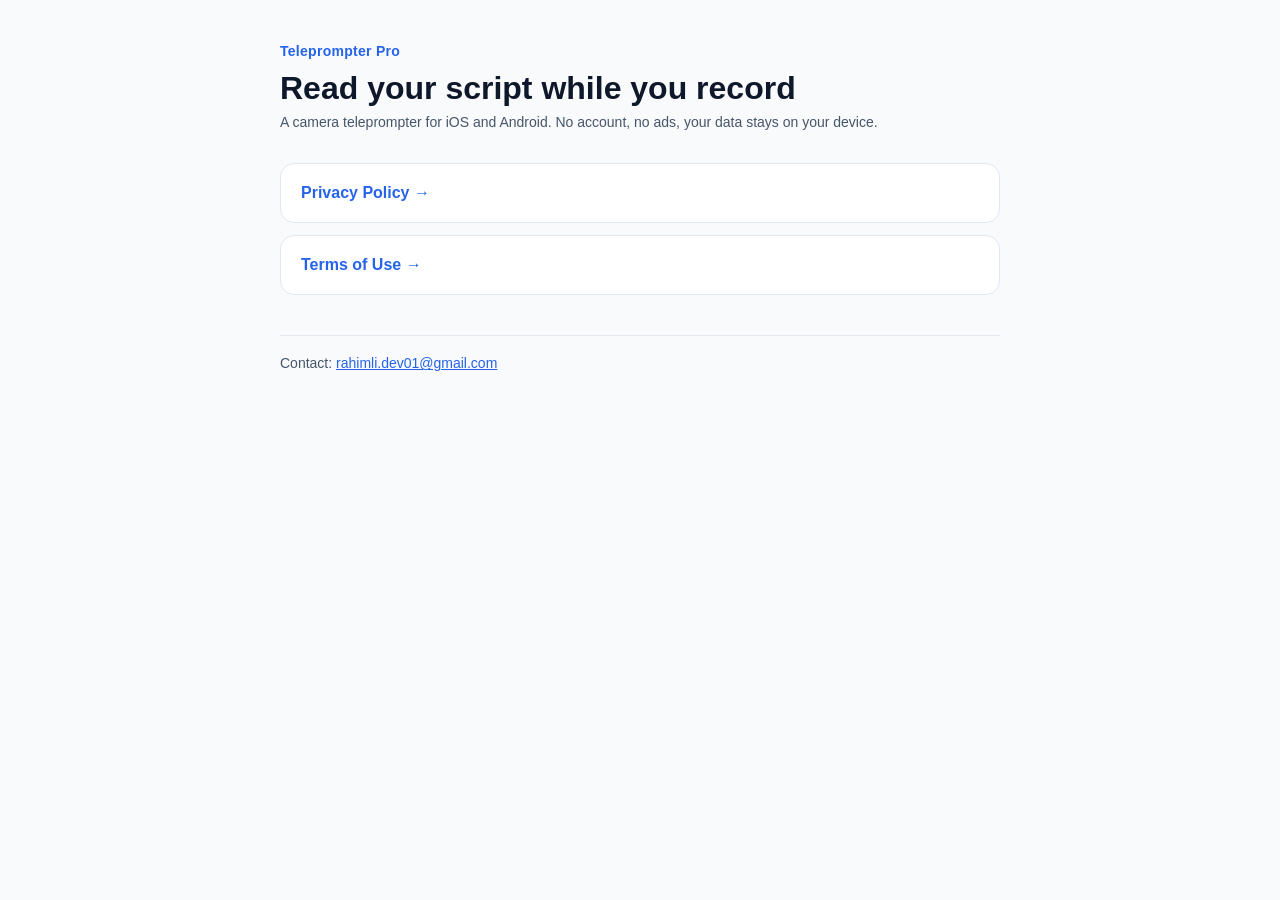
<file: index.html>
<!doctype html>
<html lang="en">
<head>
  <meta charset="utf-8">
  <meta name="viewport" content="width=device-width, initial-scale=1">
  <title>Teleprompter Pro</title>
  <meta name="description" content="Teleprompter Pro — read your script while you record. Privacy Policy and Terms of Use.">
  <link rel="stylesheet" href="style.css">
</head>
<body>
<main>
  <header>
    <div class="app">Teleprompter Pro</div>
    <h1>Read your script while you record</h1>
    <div class="meta">A camera teleprompter for iOS and Android. No account, no ads, your data stays on your device.</div>
  </header>

  <div class="cards">
    <a href="privacy.html">Privacy Policy →</a>
    <a href="terms.html">Terms of Use →</a>
  </div>

  <nav>Contact: <a href="mailto:rahimli.dev01@gmail.com">rahimli.dev01@gmail.com</a></nav>
</main>
</body>
</html>
</file>
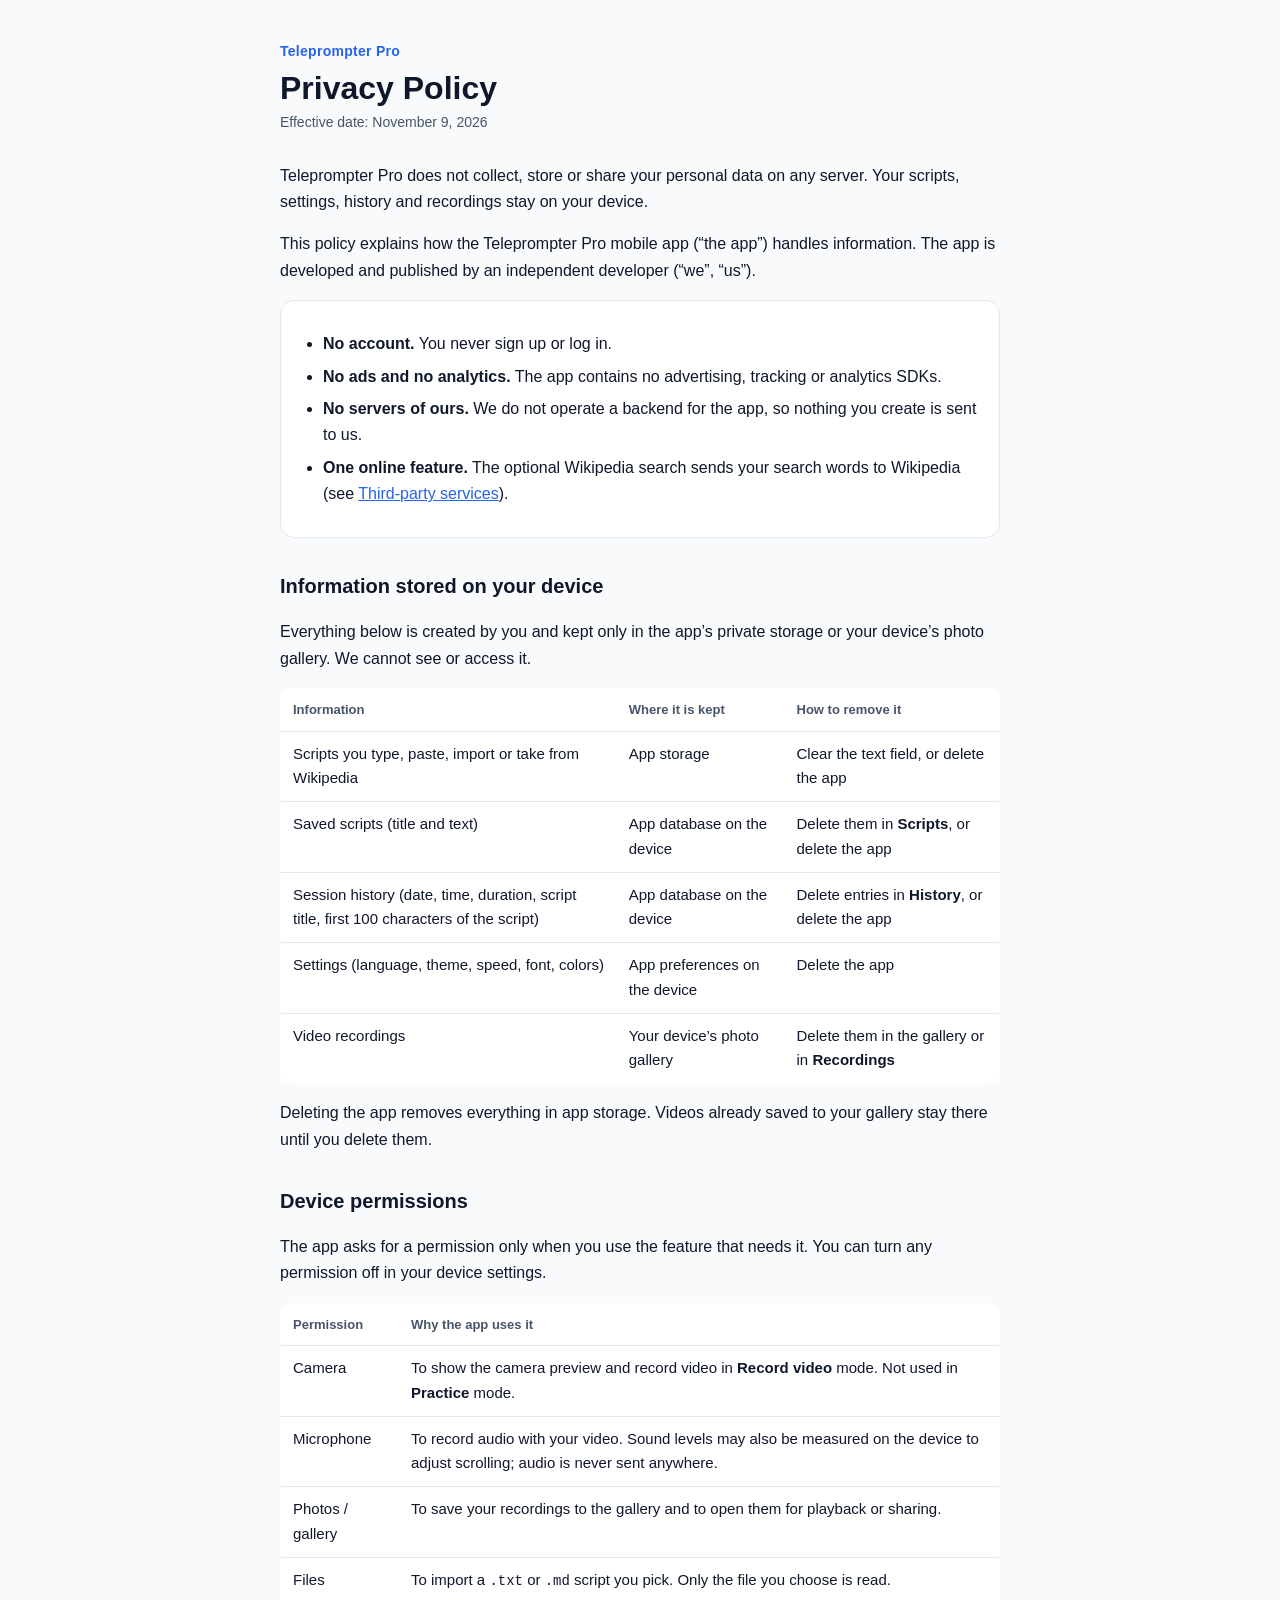
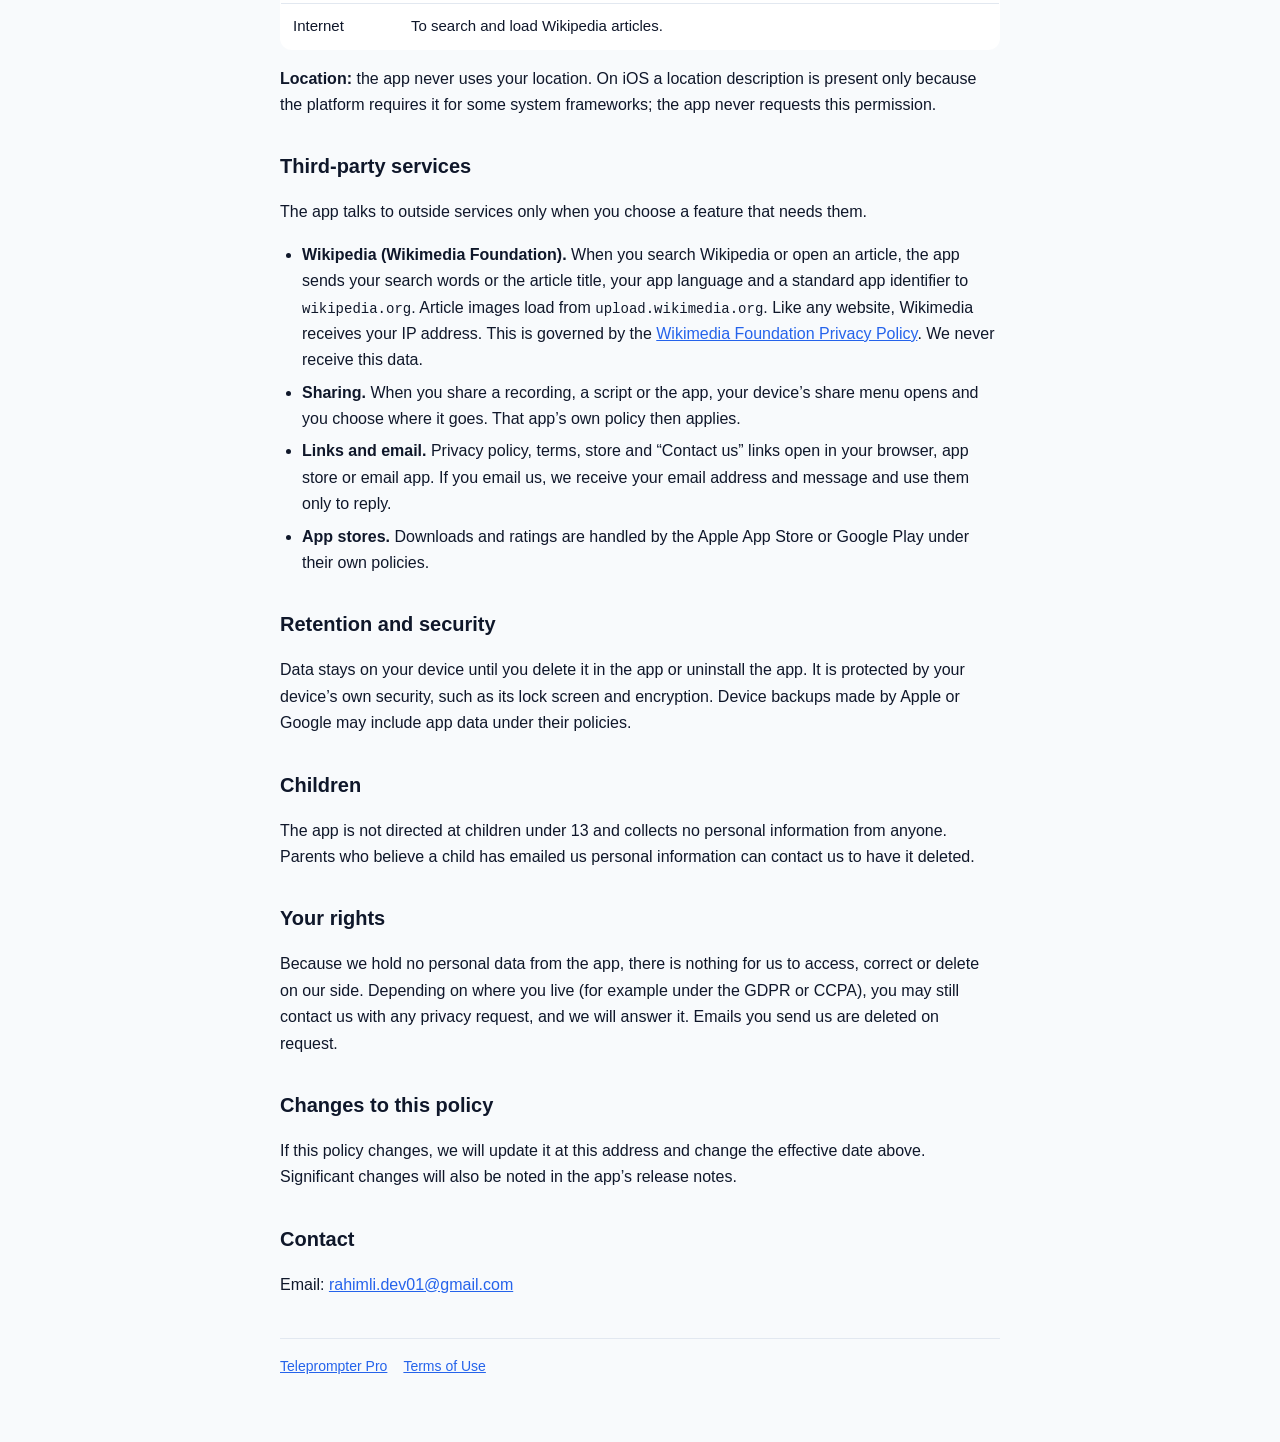
<file: privacy.html>
<!doctype html>
<html lang="en">
<head>
  <meta charset="utf-8">
  <meta name="viewport" content="width=device-width, initial-scale=1">
  <title>Privacy Policy · Teleprompter Pro</title>
  <meta name="description" content="Privacy Policy for the Teleprompter Pro mobile app.">
  <link rel="stylesheet" href="style.css">
</head>
<body>
<main>
  <header>
    <div class="app">Teleprompter Pro</div>
    <h1>Privacy Policy</h1>
    <div class="meta">Effective date: November 9, 2026</div>
  </header>

  <p>Teleprompter Pro does not collect, store or share your personal data on any server. Your scripts, settings, history and recordings stay on your device.</p>
  <p>This policy explains how the Teleprompter Pro mobile app (“the app”) handles information. The app is developed and published by an independent developer (“we”, “us”).</p>

  <div class="summary">
    <ul>
      <li><strong>No account.</strong> You never sign up or log in.</li>
      <li><strong>No ads and no analytics.</strong> The app contains no advertising, tracking or analytics SDKs.</li>
      <li><strong>No servers of ours.</strong> We do not operate a backend for the app, so nothing you create is sent to us.</li>
      <li><strong>One online feature.</strong> The optional Wikipedia search sends your search words to Wikipedia (see <a href="#third-party">Third-party services</a>).</li>
    </ul>
  </div>

  <h2>Information stored on your device</h2>
  <p>Everything below is created by you and kept only in the app’s private storage or your device’s photo gallery. We cannot see or access it.</p>
  <div class="table-wrap">
  <table>
    <thead><tr><th>Information</th><th>Where it is kept</th><th>How to remove it</th></tr></thead>
    <tbody>
      <tr><td>Scripts you type, paste, import or take from Wikipedia</td><td>App storage</td><td>Clear the text field, or delete the app</td></tr>
      <tr><td>Saved scripts (title and text)</td><td>App database on the device</td><td>Delete them in <strong>Scripts</strong>, or delete the app</td></tr>
      <tr><td>Session history (date, time, duration, script title, first 100 characters of the script)</td><td>App database on the device</td><td>Delete entries in <strong>History</strong>, or delete the app</td></tr>
      <tr><td>Settings (language, theme, speed, font, colors)</td><td>App preferences on the device</td><td>Delete the app</td></tr>
      <tr><td>Video recordings</td><td>Your device’s photo gallery</td><td>Delete them in the gallery or in <strong>Recordings</strong></td></tr>
    </tbody>
  </table>
  </div>
  <p>Deleting the app removes everything in app storage. Videos already saved to your gallery stay there until you delete them.</p>

  <h2>Device permissions</h2>
  <p>The app asks for a permission only when you use the feature that needs it. You can turn any permission off in your device settings.</p>
  <div class="table-wrap">
  <table>
    <thead><tr><th>Permission</th><th>Why the app uses it</th></tr></thead>
    <tbody>
      <tr><td>Camera</td><td>To show the camera preview and record video in <strong>Record video</strong> mode. Not used in <strong>Practice</strong> mode.</td></tr>
      <tr><td>Microphone</td><td>To record audio with your video. Sound levels may also be measured on the device to adjust scrolling; audio is never sent anywhere.</td></tr>
      <tr><td>Photos / gallery</td><td>To save your recordings to the gallery and to open them for playback or sharing.</td></tr>
      <tr><td>Files</td><td>To import a <code>.txt</code> or <code>.md</code> script you pick. Only the file you choose is read.</td></tr>
      <tr><td>Internet</td><td>To search and load Wikipedia articles.</td></tr>
    </tbody>
  </table>
  </div>
  <p><strong>Location:</strong> the app never uses your location. On iOS a location description is present only because the platform requires it for some system frameworks; the app never requests this permission.</p>

  <h2 id="third-party">Third-party services</h2>
  <p>The app talks to outside services only when you choose a feature that needs them.</p>
  <ul>
    <li><strong>Wikipedia (Wikimedia Foundation).</strong> When you search Wikipedia or open an article, the app sends your search words or the article title, your app language and a standard app identifier to <code>wikipedia.org</code>. Article images load from <code>upload.wikimedia.org</code>. Like any website, Wikimedia receives your IP address. This is governed by the <a href="https://foundation.wikimedia.org/wiki/Policy:Privacy_policy">Wikimedia Foundation Privacy Policy</a>. We never receive this data.</li>
    <li><strong>Sharing.</strong> When you share a recording, a script or the app, your device’s share menu opens and you choose where it goes. That app’s own policy then applies.</li>
    <li><strong>Links and email.</strong> Privacy policy, terms, store and “Contact us” links open in your browser, app store or email app. If you email us, we receive your email address and message and use them only to reply.</li>
    <li><strong>App stores.</strong> Downloads and ratings are handled by the Apple App Store or Google Play under their own policies.</li>
  </ul>

  <h2>Retention and security</h2>
  <p>Data stays on your device until you delete it in the app or uninstall the app. It is protected by your device’s own security, such as its lock screen and encryption. Device backups made by Apple or Google may include app data under their policies.</p>

  <h2>Children</h2>
  <p>The app is not directed at children under 13 and collects no personal information from anyone. Parents who believe a child has emailed us personal information can contact us to have it deleted.</p>

  <h2>Your rights</h2>
  <p>Because we hold no personal data from the app, there is nothing for us to access, correct or delete on our side. Depending on where you live (for example under the GDPR or CCPA), you may still contact us with any privacy request, and we will answer it. Emails you send us are deleted on request.</p>

  <h2>Changes to this policy</h2>
  <p>If this policy changes, we will update it at this address and change the effective date above. Significant changes will also be noted in the app’s release notes.</p>

  <h2>Contact</h2>
  <p>Email: <a href="mailto:rahimli.dev01@gmail.com">rahimli.dev01@gmail.com</a></p>

  <nav><a href="index.html">Teleprompter Pro</a><a href="terms.html">Terms of Use</a></nav>
</main>
</body>
</html>
</file>
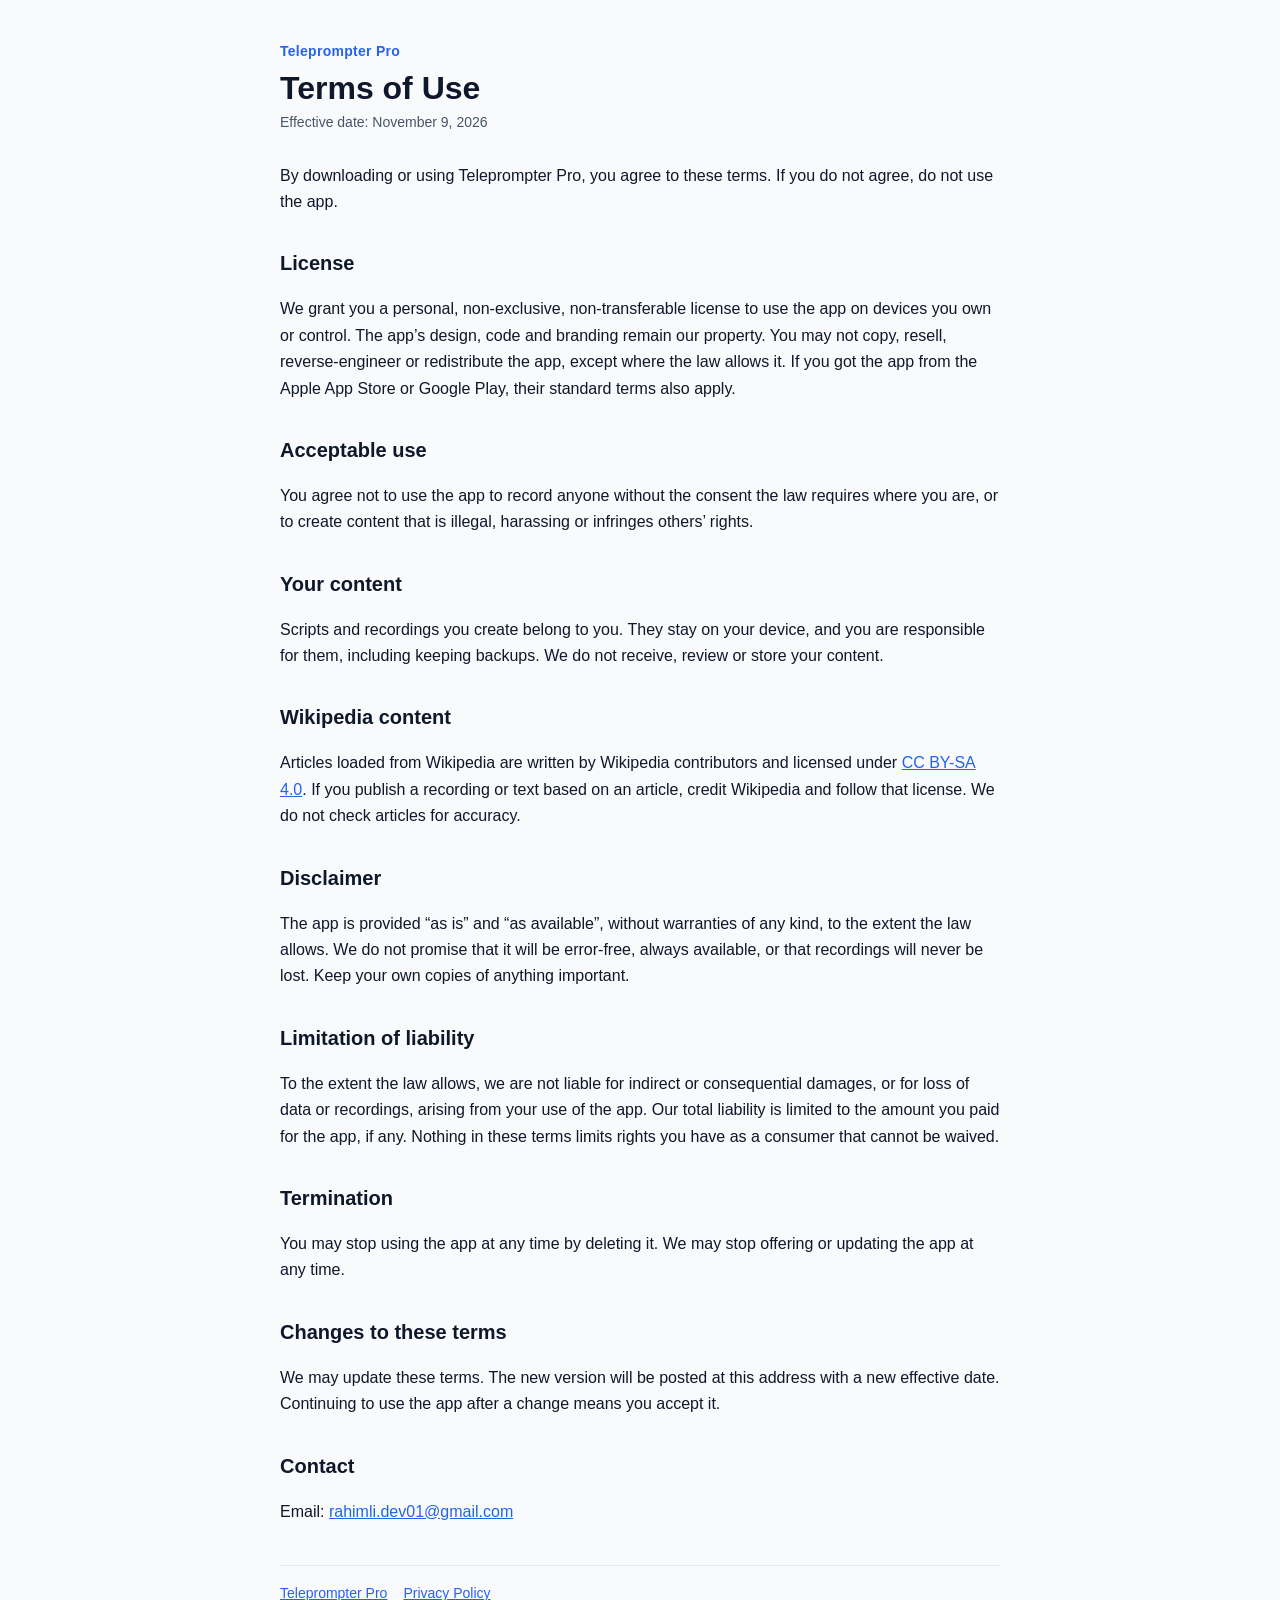
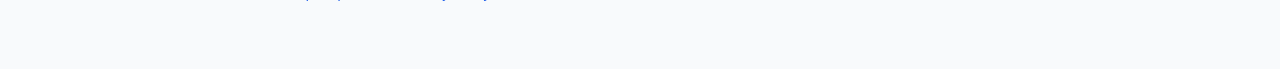
<file: terms.html>
<!doctype html>
<html lang="en">
<head>
  <meta charset="utf-8">
  <meta name="viewport" content="width=device-width, initial-scale=1">
  <title>Terms of Use · Teleprompter Pro</title>
  <meta name="description" content="Terms of Use for the Teleprompter Pro mobile app.">
  <link rel="stylesheet" href="style.css">
</head>
<body>
<main>
  <header>
    <div class="app">Teleprompter Pro</div>
    <h1>Terms of Use</h1>
    <div class="meta">Effective date: November 9, 2026</div>
  </header>

  <p>By downloading or using Teleprompter Pro, you agree to these terms. If you do not agree, do not use the app.</p>

  <h2>License</h2>
  <p>We grant you a personal, non-exclusive, non-transferable license to use the app on devices you own or control. The app’s design, code and branding remain our property. You may not copy, resell, reverse-engineer or redistribute the app, except where the law allows it. If you got the app from the Apple App Store or Google Play, their standard terms also apply.</p>

  <h2>Acceptable use</h2>
  <p>You agree not to use the app to record anyone without the consent the law requires where you are, or to create content that is illegal, harassing or infringes others’ rights.</p>

  <h2>Your content</h2>
  <p>Scripts and recordings you create belong to you. They stay on your device, and you are responsible for them, including keeping backups. We do not receive, review or store your content.</p>

  <h2>Wikipedia content</h2>
  <p>Articles loaded from Wikipedia are written by Wikipedia contributors and licensed under <a href="https://creativecommons.org/licenses/by-sa/4.0/">CC BY-SA 4.0</a>. If you publish a recording or text based on an article, credit Wikipedia and follow that license. We do not check articles for accuracy.</p>

  <h2>Disclaimer</h2>
  <p>The app is provided “as is” and “as available”, without warranties of any kind, to the extent the law allows. We do not promise that it will be error-free, always available, or that recordings will never be lost. Keep your own copies of anything important.</p>

  <h2>Limitation of liability</h2>
  <p>To the extent the law allows, we are not liable for indirect or consequential damages, or for loss of data or recordings, arising from your use of the app. Our total liability is limited to the amount you paid for the app, if any. Nothing in these terms limits rights you have as a consumer that cannot be waived.</p>

  <h2>Termination</h2>
  <p>You may stop using the app at any time by deleting it. We may stop offering or updating the app at any time.</p>

  <h2>Changes to these terms</h2>
  <p>We may update these terms. The new version will be posted at this address with a new effective date. Continuing to use the app after a change means you accept it.</p>

  <h2>Contact</h2>
  <p>Email: <a href="mailto:rahimli.dev01@gmail.com">rahimli.dev01@gmail.com</a></p>

  <nav><a href="index.html">Teleprompter Pro</a><a href="privacy.html">Privacy Policy</a></nav>
</main>
</body>
</html>
</file>
<file: style.css>
:root {
  --bg: #f8fafc;
  --card: #ffffff;
  --text: #0f172a;
  --muted: #475569;
  --border: #e2e8f0;
  --accent: #2563eb;
}
@media (prefers-color-scheme: dark) {
  :root {
    --bg: #0f172a;
    --card: #1e293b;
    --text: #f1f5f9;
    --muted: #94a3b8;
    --border: #334155;
    --accent: #60a5fa;
  }
}
* { box-sizing: border-box; }
body {
  margin: 0;
  background: var(--bg);
  color: var(--text);
  font: 16px/1.65 -apple-system, BlinkMacSystemFont, "Segoe UI", Roboto, sans-serif;
}
main {
  max-width: 760px;
  margin: 0 auto;
  padding: 40px 20px 64px;
}
header { margin-bottom: 28px; }
.app { color: var(--accent); font-weight: 600; font-size: 14px; letter-spacing: .02em; }
h1 { font-size: 32px; line-height: 1.2; margin: 6px 0 4px; }
h2 { font-size: 20px; margin: 32px 0 8px; }
.meta { color: var(--muted); font-size: 14px; }
p, li { color: var(--text); }
ul { padding-left: 22px; }
li { margin: 6px 0; }
a { color: var(--accent); }
code { font-size: 14px; }
.summary {
  background: var(--card);
  border: 1px solid var(--border);
  border-radius: 14px;
  padding: 14px 20px;
}
table {
  width: 100%;
  border-collapse: collapse;
  background: var(--card);
  border: 1px solid var(--border);
  border-radius: 12px;
  overflow: hidden;
  font-size: 15px;
}
th, td { text-align: left; vertical-align: top; padding: 10px 12px; border-bottom: 1px solid var(--border); }
th { color: var(--muted); font-weight: 600; font-size: 13px; }
tr:last-child td { border-bottom: 0; }
.table-wrap { overflow-x: auto; }
nav { margin-top: 40px; padding-top: 16px; border-top: 1px solid var(--border); font-size: 14px; color: var(--muted); }
nav a { margin-right: 16px; }
.cards { display: grid; gap: 12px; margin-top: 20px; }
.cards a {
  display: block;
  background: var(--card);
  border: 1px solid var(--border);
  border-radius: 14px;
  padding: 16px 20px;
  text-decoration: none;
  font-weight: 600;
}
</file>
